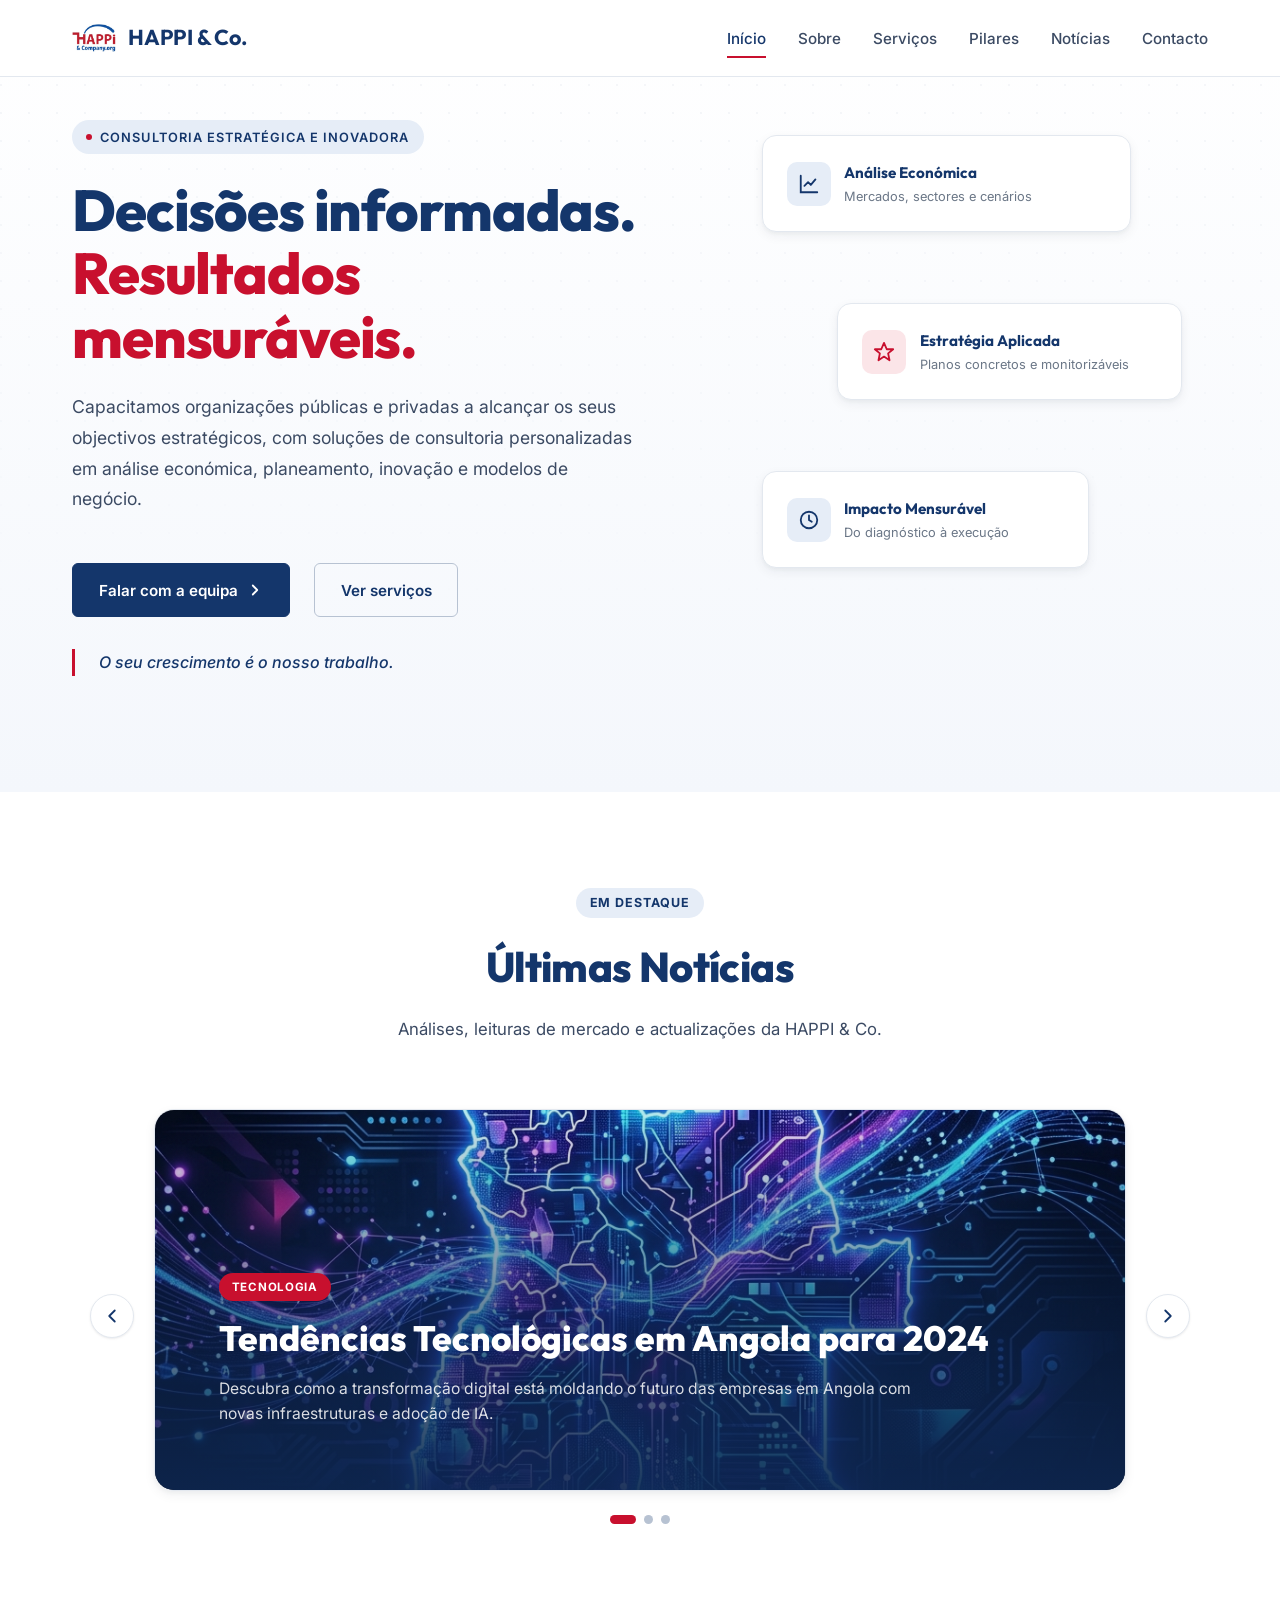
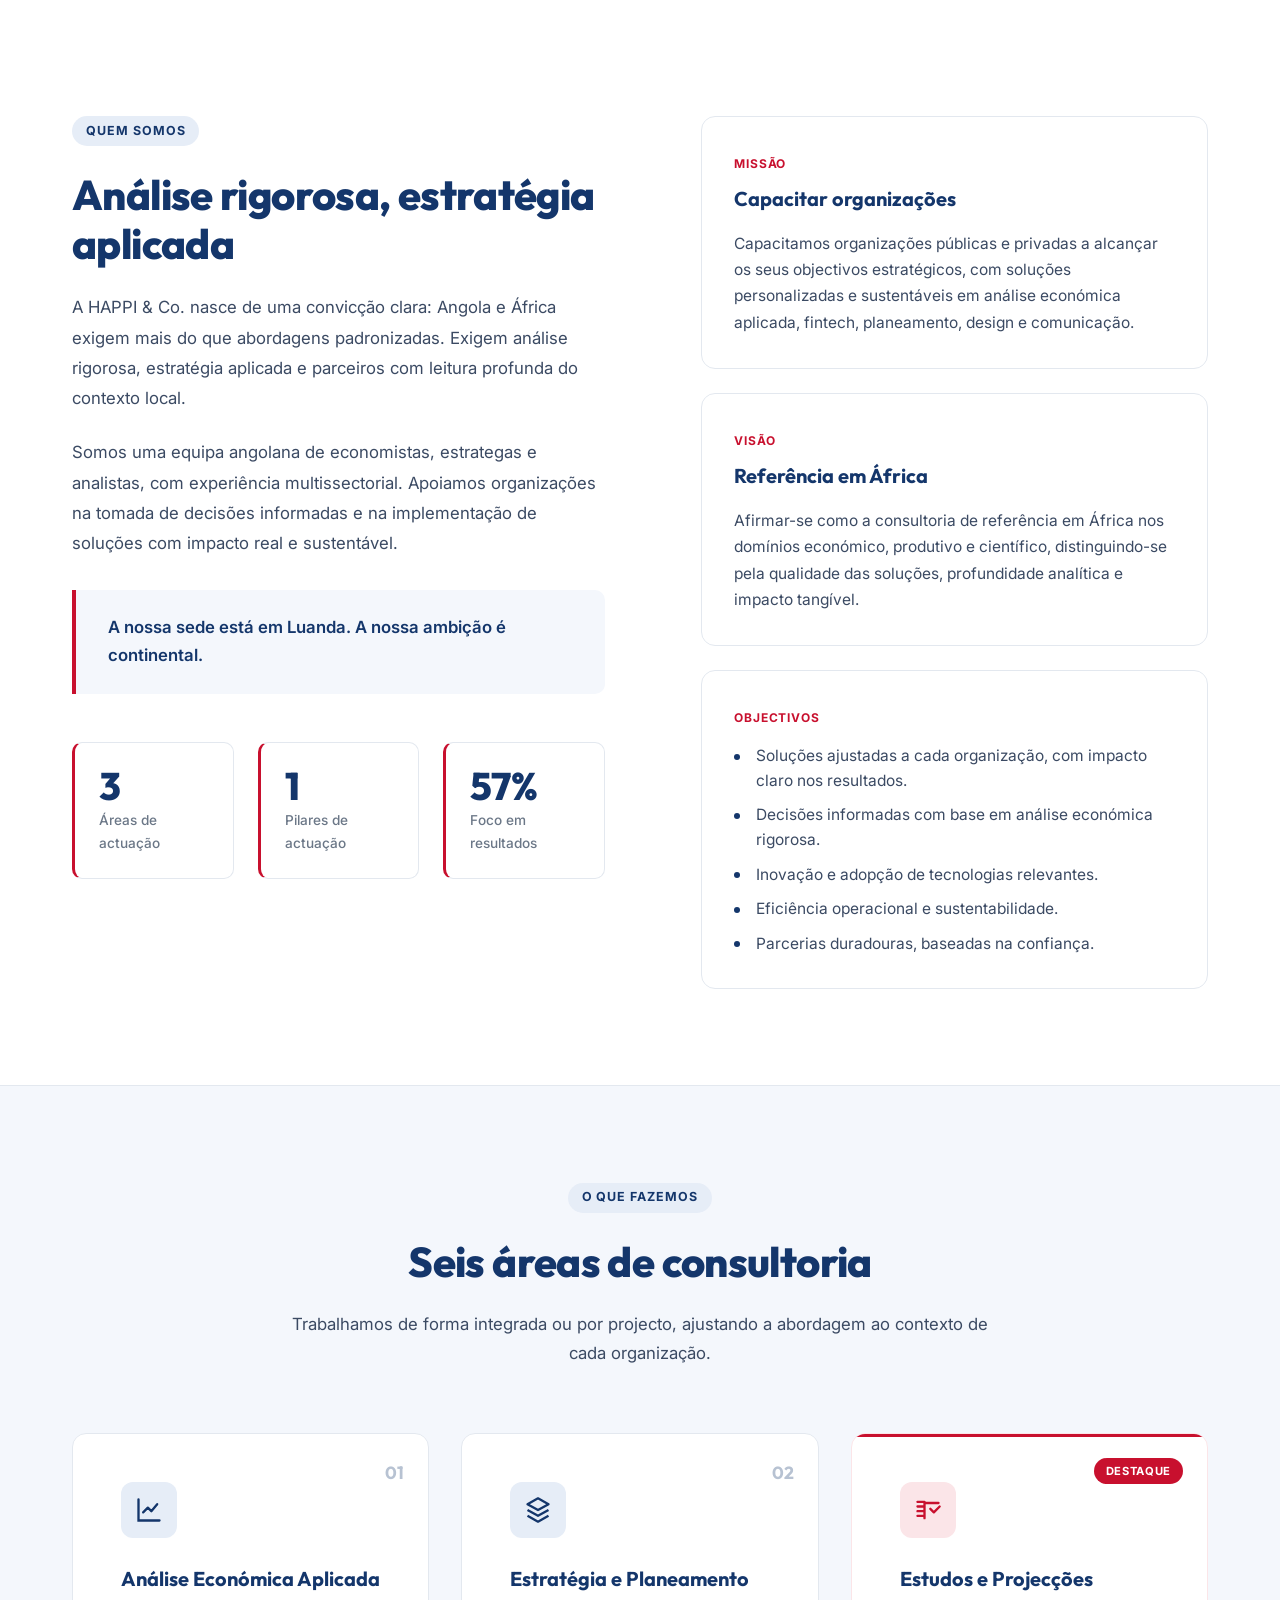
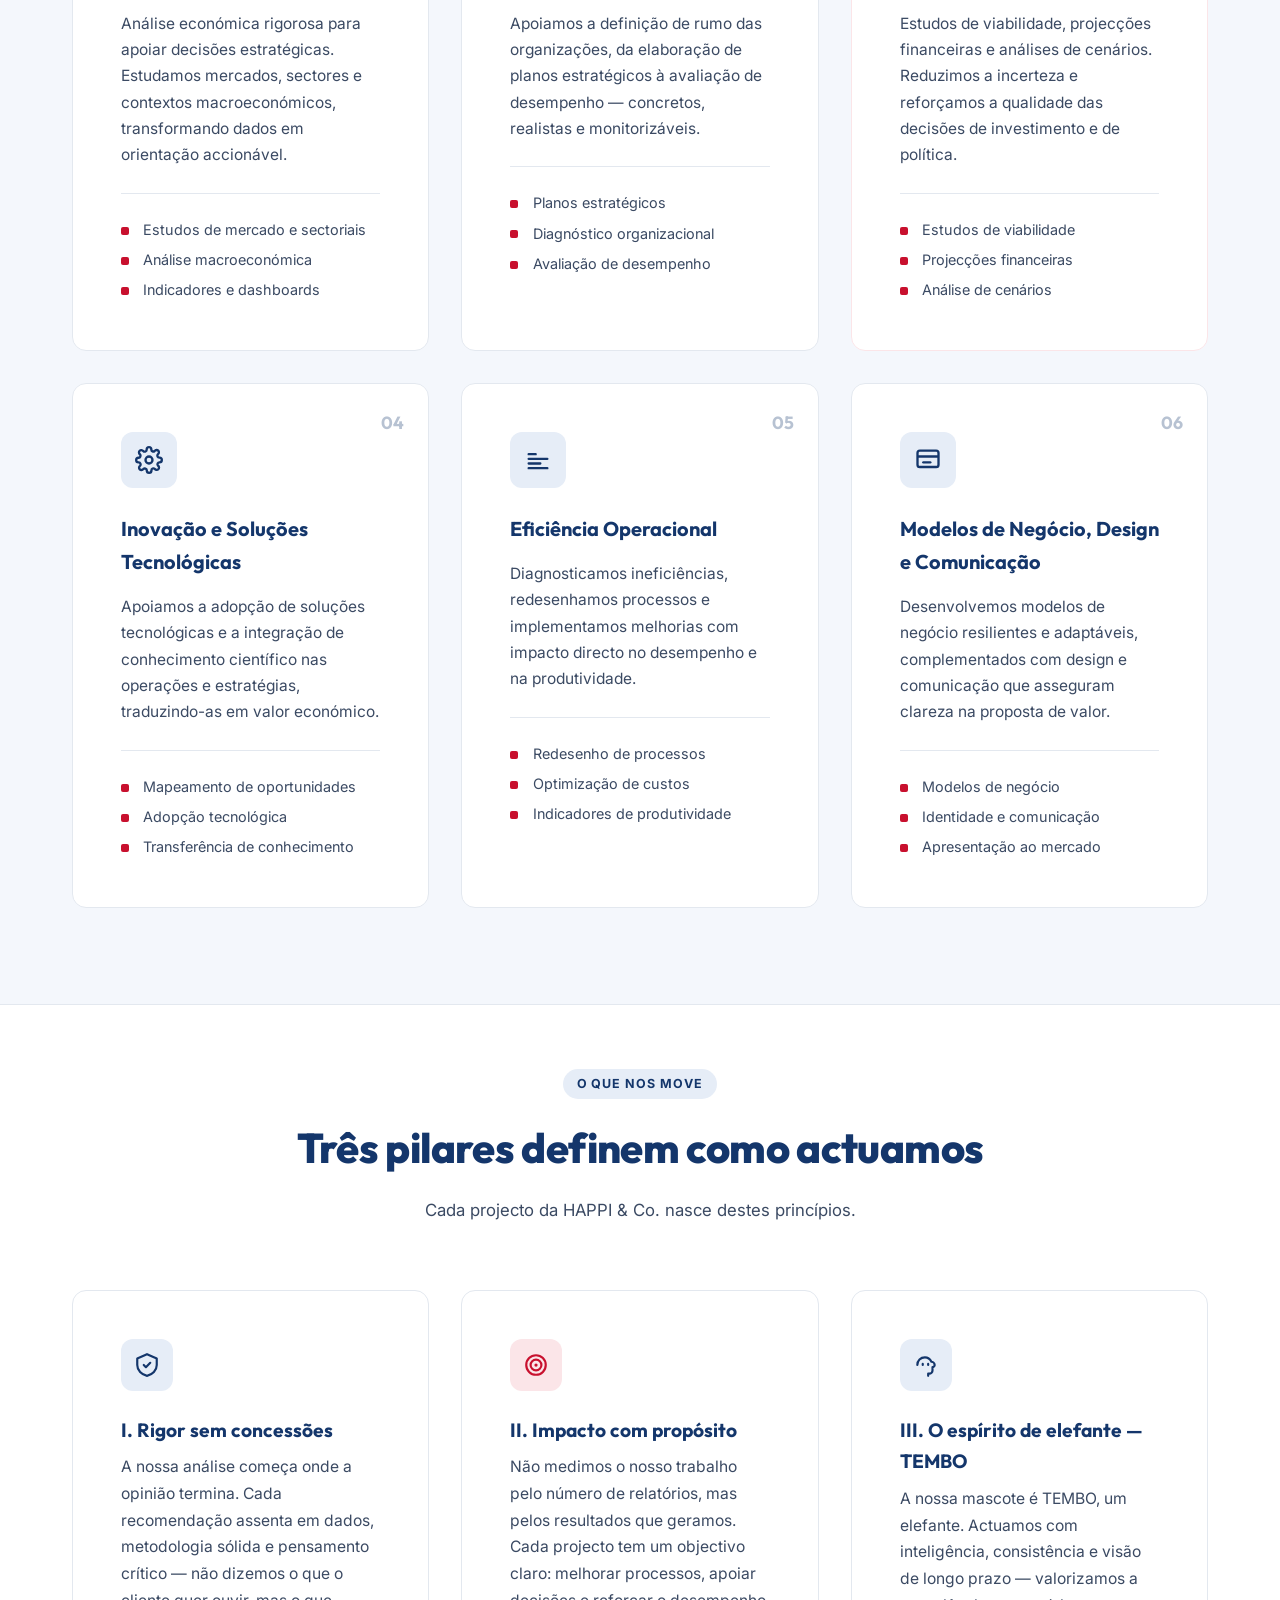
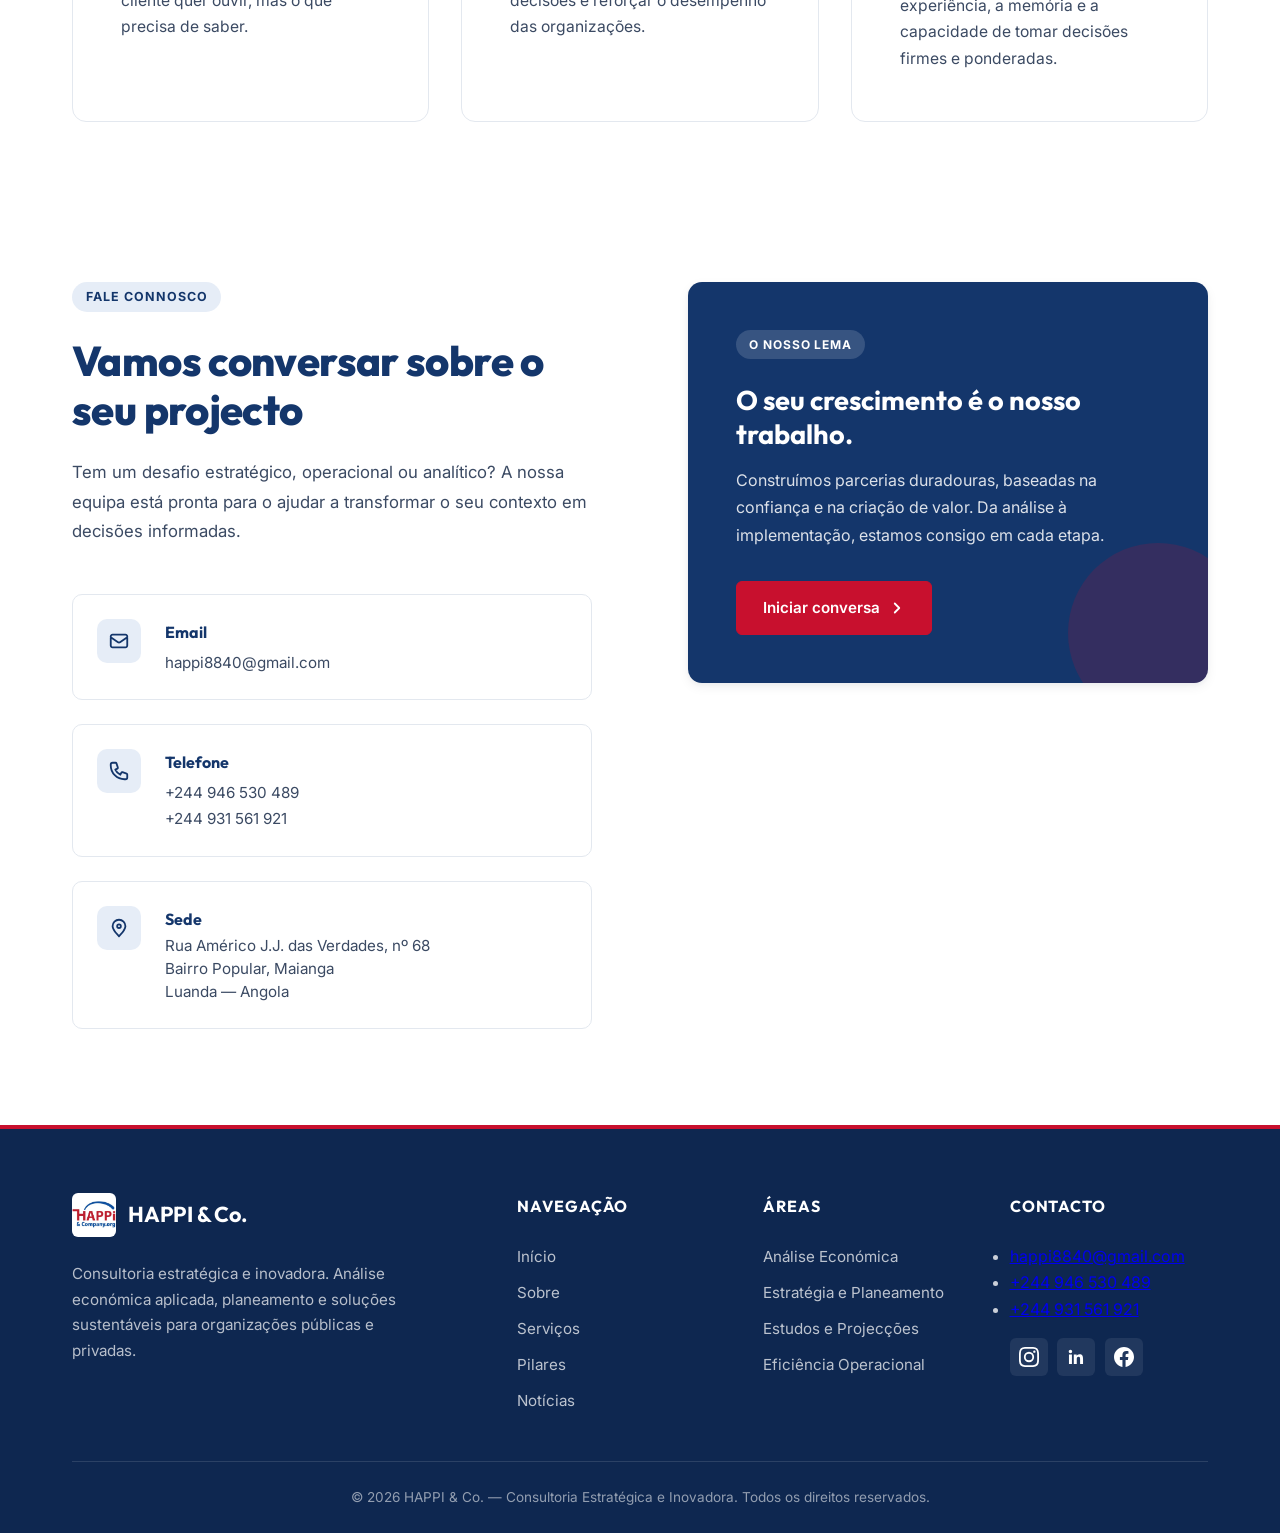
<file: index.html>
<!DOCTYPE html>
<html lang="pt">

<head>
    <meta charset="UTF-8">
    <meta name="viewport" content="width=device-width, initial-scale=1.0">
    <meta name="description"
        content="HAPPI & Co. — Consultoria estratégica e inovadora em análise económica, planeamento, estudos, eficiência operacional e modelos de negócio.">
    <title>HAPPI & Co. — Consultoria Estratégica e Inovadora</title>
    <link rel="preconnect" href="https://fonts.googleapis.com">
    <link rel="preconnect" href="https://fonts.gstatic.com" crossorigin>
    <link
        href="https://fonts.googleapis.com/css2?family=Inter:wght@300;400;500;600;700;800&family=Outfit:wght@400;500;600;700;800&display=swap"
        rel="stylesheet">
    <link rel="stylesheet" href="styles.css">
</head>

<body>
    <!-- Navigation -->
    <nav class="navbar" id="navbar">
        <div class="container nav-container">
            <a href="#home" class="logo">
                <img src="images/logo.jpeg" alt="HAPPI & Co. Logo">
                <span class="logo-text">HAPPI &amp; Co.</span>
            </a>
            <ul class="nav-menu" id="navMenu">
                <li><a href="#home" class="nav-link active">Início</a></li>
                <li><a href="#about" class="nav-link">Sobre</a></li>
                <li><a href="#services" class="nav-link">Serviços</a></li>
                <li><a href="#principles" class="nav-link">Pilares</a></li>
                <li><a href="noticias.html" class="nav-link">Notícias</a></li>
                <li><a href="#contact" class="nav-link">Contacto</a></li>
            </ul>
            <button class="mobile-toggle" id="mobileToggle" aria-label="Abrir menu">
                <span></span>
                <span></span>
                <span></span>
            </button>
        </div>
    </nav>

    <!-- Hero -->
    <section id="home" class="hero">
        <div class="container hero-content">
            <div class="hero-text">
                <span class="hero-eyebrow"><span class="dot"></span> Consultoria Estratégica e Inovadora</span>
                <h1 class="hero-title">
                    <span class="title-line">Decisões informadas.</span>
                    <span class="title-line title-accent">Resultados mensuráveis.</span>
                </h1>
                <p class="hero-description">
                    Capacitamos organizações públicas e privadas a alcançar os seus objectivos estratégicos, com
                    soluções de consultoria personalizadas em análise económica, planeamento, inovação e modelos de
                    negócio.
                </p>
                <div class="hero-buttons">
                    <a href="#contact" class="btn btn-primary">
                        Falar com a equipa
                        <svg width="18" height="18" viewBox="0 0 20 20" fill="none">
                            <path d="M7.5 15L12.5 10L7.5 5" stroke="currentColor" stroke-width="2"
                                stroke-linecap="round" stroke-linejoin="round" />
                        </svg>
                    </a>
                    <a href="#services" class="btn btn-secondary">Ver serviços</a>
                </div>
                <p class="hero-tagline">O seu crescimento é o nosso trabalho.</p>
            </div>
            <div class="hero-visual" aria-hidden="true">
                <div class="hero-card-stack">
                    <div class="hero-card card-a">
                        <div class="hero-card-icon">
                            <svg width="22" height="22" viewBox="0 0 24 24" fill="none">
                                <path d="M3 3v18h18" stroke="currentColor" stroke-width="2" stroke-linecap="round" />
                                <path d="M7 14l4-4 3 3 5-6" stroke="currentColor" stroke-width="2"
                                    stroke-linecap="round" stroke-linejoin="round" />
                            </svg>
                        </div>
                        <div class="hero-card-text">
                            <strong>Análise Económica</strong>
                            <span>Mercados, sectores e cenários</span>
                        </div>
                    </div>
                    <div class="hero-card card-b">
                        <div class="hero-card-icon accent">
                            <svg width="22" height="22" viewBox="0 0 24 24" fill="none">
                                <path d="M12 2l3 7h7l-5.5 4.5L18 21l-6-4-6 4 1.5-7.5L2 9h7z" stroke="currentColor"
                                    stroke-width="2" stroke-linejoin="round" />
                            </svg>
                        </div>
                        <div class="hero-card-text">
                            <strong>Estratégia Aplicada</strong>
                            <span>Planos concretos e monitorizáveis</span>
                        </div>
                    </div>
                    <div class="hero-card card-c">
                        <div class="hero-card-icon">
                            <svg width="22" height="22" viewBox="0 0 24 24" fill="none">
                                <circle cx="12" cy="12" r="9" stroke="currentColor" stroke-width="2" />
                                <path d="M12 7v5l3 2" stroke="currentColor" stroke-width="2" stroke-linecap="round" />
                            </svg>
                        </div>
                        <div class="hero-card-text">
                            <strong>Impacto Mensurável</strong>
                            <span>Do diagnóstico à execução</span>
                        </div>
                    </div>
                </div>
            </div>
        </div>
    </section>

    <!-- News Carousel -->
    <section id="news-carousel" class="section news-carousel">
        <div class="container">
            <div class="section-header">
                <span class="section-label">Em destaque</span>
                <h2 class="section-title">Últimas Notícias</h2>
                <p class="section-description">Análises, leituras de mercado e actualizações da HAPPI &amp; Co.</p>
            </div>
            <div class="carousel-container">
                <button class="carousel-btn prev-btn" id="carouselPrev" aria-label="Notícia anterior">
                    <svg width="22" height="22" viewBox="0 0 24 24" fill="none">
                        <path d="M15 18L9 12L15 6" stroke="currentColor" stroke-width="2" stroke-linecap="round"
                            stroke-linejoin="round" />
                    </svg>
                </button>

                <div class="carousel-track-container">
                    <div class="carousel-track" id="carouselTrack"></div>
                </div>

                <button class="carousel-btn next-btn" id="carouselNext" aria-label="Próxima notícia">
                    <svg width="22" height="22" viewBox="0 0 24 24" fill="none">
                        <path d="M9 18L15 12L9 6" stroke="currentColor" stroke-width="2" stroke-linecap="round"
                            stroke-linejoin="round" />
                    </svg>
                </button>

                <div class="carousel-indicators" id="carouselIndicators"></div>
            </div>
        </div>
    </section>

    <!-- About -->
    <section id="about" class="about">
        <div class="container">
            <div class="about-content">
                <div class="about-text">
                    <span class="section-label">Quem somos</span>
                    <h2 class="section-title">Análise rigorosa, estratégia aplicada</h2>
                    <p class="about-description">
                        A HAPPI &amp; Co. nasce de uma convicção clara: Angola e África exigem mais do que abordagens
                        padronizadas. Exigem análise rigorosa, estratégia aplicada e parceiros com leitura profunda do
                        contexto local.
                    </p>
                    <p class="about-description">
                        Somos uma equipa angolana de economistas, estrategas e analistas, com experiência
                        multissectorial. Apoiamos organizações na tomada de decisões informadas e na implementação de
                        soluções com impacto real e sustentável.
                    </p>
                    <div class="about-quote">
                        A nossa sede está em Luanda. A nossa ambição é continental.
                    </div>
                    <div class="stats-grid">
                        <div class="stat-item">
                            <div class="stat-number" data-target="6" data-suffix="">0</div>
                            <div class="stat-label">Áreas de actuação</div>
                        </div>
                        <div class="stat-item">
                            <div class="stat-number" data-target="3" data-suffix="">0</div>
                            <div class="stat-label">Pilares de actuação</div>
                        </div>
                        <div class="stat-item">
                            <div class="stat-number" data-target="100" data-suffix="%">0</div>
                            <div class="stat-label">Foco em resultados</div>
                        </div>
                    </div>
                </div>
                <div class="about-visual">
                    <div class="visual-card">
                        <span class="visual-eyebrow">Missão</span>
                        <div class="visual-content">
                            <h3>Capacitar organizações</h3>
                            <p>Capacitamos organizações públicas e privadas a alcançar os seus objectivos
                                estratégicos, com soluções personalizadas e sustentáveis em análise económica
                                aplicada, fintech, planeamento, design e comunicação.</p>
                        </div>
                    </div>
                    <div class="visual-card">
                        <span class="visual-eyebrow">Visão</span>
                        <div class="visual-content">
                            <h3>Referência em África</h3>
                            <p>Afirmar-se como a consultoria de referência em África nos domínios económico,
                                produtivo e científico, distinguindo-se pela qualidade das soluções, profundidade
                                analítica e impacto tangível.</p>
                        </div>
                    </div>
                    <div class="visual-card">
                        <span class="visual-eyebrow">Objectivos</span>
                        <div class="visual-content">
                            <ul>
                                <li>Soluções ajustadas a cada organização, com impacto claro nos resultados.</li>
                                <li>Decisões informadas com base em análise económica rigorosa.</li>
                                <li>Inovação e adopção de tecnologias relevantes.</li>
                                <li>Eficiência operacional e sustentabilidade.</li>
                                <li>Parcerias duradouras, baseadas na confiança.</li>
                            </ul>
                        </div>
                    </div>
                </div>
            </div>
        </div>
    </section>

    <!-- Services -->
    <section id="services" class="services">
        <div class="container">
            <div class="section-header">
                <span class="section-label">O que fazemos</span>
                <h2 class="section-title">Seis áreas de consultoria</h2>
                <p class="section-description">
                    Trabalhamos de forma integrada ou por projecto, ajustando a abordagem ao contexto de cada
                    organização.
                </p>
            </div>
            <div class="services-grid">
                <div class="service-card">
                    <span class="service-number">01</span>
                    <div class="service-icon">
                        <svg width="28" height="28" viewBox="0 0 24 24" fill="none">
                            <path d="M3 3v18h18" stroke="currentColor" stroke-width="2" stroke-linecap="round" />
                            <path d="M7 14l4-4 3 3 5-6" stroke="currentColor" stroke-width="2"
                                stroke-linecap="round" stroke-linejoin="round" />
                        </svg>
                    </div>
                    <h3 class="service-title">Análise Económica Aplicada</h3>
                    <p class="service-description">
                        Análise económica rigorosa para apoiar decisões estratégicas. Estudamos mercados, sectores e
                        contextos macroeconómicos, transformando dados em orientação accionável.
                    </p>
                    <ul class="service-features">
                        <li>Estudos de mercado e sectoriais</li>
                        <li>Análise macroeconómica</li>
                        <li>Indicadores e dashboards</li>
                    </ul>
                </div>

                <div class="service-card">
                    <span class="service-number">02</span>
                    <div class="service-icon">
                        <svg width="28" height="28" viewBox="0 0 24 24" fill="none">
                            <path d="M12 2L3 7l9 5 9-5-9-5z" stroke="currentColor" stroke-width="2"
                                stroke-linejoin="round" />
                            <path d="M3 12l9 5 9-5M3 17l9 5 9-5" stroke="currentColor" stroke-width="2"
                                stroke-linejoin="round" />
                        </svg>
                    </div>
                    <h3 class="service-title">Estratégia e Planeamento</h3>
                    <p class="service-description">
                        Apoiamos a definição de rumo das organizações, da elaboração de planos estratégicos à
                        avaliação de desempenho — concretos, realistas e monitorizáveis.
                    </p>
                    <ul class="service-features">
                        <li>Planos estratégicos</li>
                        <li>Diagnóstico organizacional</li>
                        <li>Avaliação de desempenho</li>
                    </ul>
                </div>

                <div class="service-card featured">
                    <div class="featured-badge">Destaque</div>
                    <div class="service-icon">
                        <svg width="28" height="28" viewBox="0 0 24 24" fill="none">
                            <path d="M9 19V6h12M3 5h6M3 9h6M3 13h6M3 17h6" stroke="currentColor" stroke-width="2"
                                stroke-linecap="round" stroke-linejoin="round" />
                            <path d="M14 11l3 3 5-5" stroke="currentColor" stroke-width="2" stroke-linecap="round"
                                stroke-linejoin="round" />
                        </svg>
                    </div>
                    <h3 class="service-title">Estudos e Projecções</h3>
                    <p class="service-description">
                        Estudos de viabilidade, projecções financeiras e análises de cenários. Reduzimos a
                        incerteza e reforçamos a qualidade das decisões de investimento e de política.
                    </p>
                    <ul class="service-features">
                        <li>Estudos de viabilidade</li>
                        <li>Projecções financeiras</li>
                        <li>Análise de cenários</li>
                    </ul>
                </div>

                <div class="service-card">
                    <span class="service-number">04</span>
                    <div class="service-icon">
                        <svg width="28" height="28" viewBox="0 0 24 24" fill="none">
                            <circle cx="12" cy="12" r="3" stroke="currentColor" stroke-width="2" />
                            <path d="M19.4 15a1.7 1.7 0 0 0 .3 1.8l.1.1a2 2 0 1 1-2.8 2.8l-.1-.1a1.7 1.7 0 0 0-1.8-.3 1.7 1.7 0 0 0-1 1.5V21a2 2 0 1 1-4 0v-.1a1.7 1.7 0 0 0-1.1-1.5 1.7 1.7 0 0 0-1.8.3l-.1.1a2 2 0 1 1-2.8-2.8l.1-.1a1.7 1.7 0 0 0 .3-1.8 1.7 1.7 0 0 0-1.5-1H3a2 2 0 1 1 0-4h.1a1.7 1.7 0 0 0 1.5-1.1 1.7 1.7 0 0 0-.3-1.8l-.1-.1a2 2 0 1 1 2.8-2.8l.1.1a1.7 1.7 0 0 0 1.8.3H9a1.7 1.7 0 0 0 1-1.5V3a2 2 0 1 1 4 0v.1a1.7 1.7 0 0 0 1 1.5 1.7 1.7 0 0 0 1.8-.3l.1-.1a2 2 0 1 1 2.8 2.8l-.1.1a1.7 1.7 0 0 0-.3 1.8V9a1.7 1.7 0 0 0 1.5 1H21a2 2 0 1 1 0 4h-.1a1.7 1.7 0 0 0-1.5 1z"
                                stroke="currentColor" stroke-width="2" stroke-linejoin="round" />
                        </svg>
                    </div>
                    <h3 class="service-title">Inovação e Soluções Tecnológicas</h3>
                    <p class="service-description">
                        Apoiamos a adopção de soluções tecnológicas e a integração de conhecimento científico nas
                        operações e estratégias, traduzindo-as em valor económico.
                    </p>
                    <ul class="service-features">
                        <li>Mapeamento de oportunidades</li>
                        <li>Adopção tecnológica</li>
                        <li>Transferência de conhecimento</li>
                    </ul>
                </div>

                <div class="service-card">
                    <span class="service-number">05</span>
                    <div class="service-icon">
                        <svg width="28" height="28" viewBox="0 0 24 24" fill="none">
                            <path d="M4 19h16M4 15h10M4 11h16M4 7h6" stroke="currentColor" stroke-width="2"
                                stroke-linecap="round" />
                        </svg>
                    </div>
                    <h3 class="service-title">Eficiência Operacional</h3>
                    <p class="service-description">
                        Diagnosticamos ineficiências, redesenhamos processos e implementamos melhorias com impacto
                        directo no desempenho e na produtividade.
                    </p>
                    <ul class="service-features">
                        <li>Redesenho de processos</li>
                        <li>Optimização de custos</li>
                        <li>Indicadores de produtividade</li>
                    </ul>
                </div>

                <div class="service-card">
                    <span class="service-number">06</span>
                    <div class="service-icon">
                        <svg width="28" height="28" viewBox="0 0 24 24" fill="none">
                            <rect x="3" y="4" width="18" height="14" rx="2" stroke="currentColor" stroke-width="2" />
                            <path d="M3 9h18" stroke="currentColor" stroke-width="2" />
                            <path d="M8 14h6" stroke="currentColor" stroke-width="2" stroke-linecap="round" />
                        </svg>
                    </div>
                    <h3 class="service-title">Modelos de Negócio, Design e Comunicação</h3>
                    <p class="service-description">
                        Desenvolvemos modelos de negócio resilientes e adaptáveis, complementados com design e
                        comunicação que asseguram clareza na proposta de valor.
                    </p>
                    <ul class="service-features">
                        <li>Modelos de negócio</li>
                        <li>Identidade e comunicação</li>
                        <li>Apresentação ao mercado</li>
                    </ul>
                </div>
            </div>
        </div>
    </section>

    <!-- Pillars / What moves us -->
    <section id="principles" class="principles">
        <div class="container">
            <div class="section-header">
                <span class="section-label">O que nos move</span>
                <h2 class="section-title">Três pilares definem como actuamos</h2>
                <p class="section-description">
                    Cada projecto da HAPPI &amp; Co. nasce destes princípios.
                </p>
            </div>
            <div class="principles-grid">
                <div class="principle-card">
                    <div class="principle-icon">
                        <svg width="26" height="26" viewBox="0 0 24 24" fill="none">
                            <path d="M12 2l9 4v6c0 5-4 9-9 10-5-1-9-5-9-10V6l9-4z" stroke="currentColor"
                                stroke-width="2" stroke-linejoin="round" />
                            <path d="M9 12l2 2 4-4" stroke="currentColor" stroke-width="2" stroke-linecap="round"
                                stroke-linejoin="round" />
                        </svg>
                    </div>
                    <h3 class="principle-title">I. Rigor sem concessões</h3>
                    <p class="principle-text">
                        A nossa análise começa onde a opinião termina. Cada recomendação assenta em dados,
                        metodologia sólida e pensamento crítico — não dizemos o que o cliente quer ouvir, mas o que
                        precisa de saber.
                    </p>
                </div>
                <div class="principle-card is-accent">
                    <div class="principle-icon">
                        <svg width="26" height="26" viewBox="0 0 24 24" fill="none">
                            <circle cx="12" cy="12" r="9" stroke="currentColor" stroke-width="2" />
                            <circle cx="12" cy="12" r="5" stroke="currentColor" stroke-width="2" />
                            <circle cx="12" cy="12" r="1.5" fill="currentColor" />
                        </svg>
                    </div>
                    <h3 class="principle-title">II. Impacto com propósito</h3>
                    <p class="principle-text">
                        Não medimos o nosso trabalho pelo número de relatórios, mas pelos resultados que geramos.
                        Cada projecto tem um objectivo claro: melhorar processos, apoiar decisões e reforçar o
                        desempenho das organizações.
                    </p>
                </div>
                <div class="principle-card">
                    <div class="principle-icon">
                        <svg width="26" height="26" viewBox="0 0 24 24" fill="none">
                            <path d="M4 12c0-4 3-7 7-7 3 0 5 2 6 4 1 0 3 1 3 3 0 1-1 2-2 2v3a3 3 0 0 1-3 3h-1v2"
                                stroke="currentColor" stroke-width="2" stroke-linecap="round"
                                stroke-linejoin="round" />
                            <path d="M9 11v1M14 11v1" stroke="currentColor" stroke-width="2" stroke-linecap="round" />
                        </svg>
                    </div>
                    <h3 class="principle-title">III. O espírito de elefante — TEMBO</h3>
                    <p class="principle-text">
                        A nossa mascote é TEMBO, um elefante. Actuamos com inteligência, consistência e visão de
                        longo prazo — valorizamos a experiência, a memória e a capacidade de tomar decisões firmes
                        e ponderadas.
                    </p>
                </div>
            </div>
        </div>
    </section>

    <!-- Contact -->
    <section id="contact" class="contact">
        <div class="container">
            <div class="contact-content">
                <div class="contact-info">
                    <span class="section-label">Fale connosco</span>
                    <h2 class="section-title">Vamos conversar sobre o seu projecto</h2>
                    <p class="contact-description">
                        Tem um desafio estratégico, operacional ou analítico? A nossa equipa está pronta para o
                        ajudar a transformar o seu contexto em decisões informadas.
                    </p>
                    <div class="contact-methods">
                        <div class="contact-method">
                            <div class="method-icon">
                                <svg width="22" height="22" viewBox="0 0 24 24" fill="none">
                                    <path
                                        d="M3 8L10.89 13.26C11.22 13.48 11.6 13.6 12 13.6C12.4 13.6 12.78 13.48 13.11 13.26L21 8M5 19H19C19.53 19 20.04 18.79 20.41 18.41C20.79 18.04 21 17.53 21 17V7C21 6.47 20.79 5.96 20.41 5.59C20.04 5.21 19.53 5 19 5H5C4.47 5 3.96 5.21 3.59 5.59C3.21 5.96 3 6.47 3 7V17C3 17.53 3.21 18.04 3.59 18.41C3.96 18.79 4.47 19 5 19Z"
                                        stroke="currentColor" stroke-width="2" stroke-linecap="round"
                                        stroke-linejoin="round" />
                                </svg>
                            </div>
                            <div class="method-text">
                                <h4>Email</h4>
                                <a href="mailto:happi8840@gmail.com">happi8840@gmail.com</a>
                            </div>
                        </div>
                        <div class="contact-method">
                            <div class="method-icon">
                                <svg width="22" height="22" viewBox="0 0 24 24" fill="none">
                                    <path
                                        d="M3 5C3 3.9 3.9 3 5 3h3.28c.43 0 .81.28.95.68l1.5 4.5c.16.47-.06.99-.5 1.21L7.97 10.52c1.1 2.44 3.07 4.41 5.51 5.51l1.13-2.26c.22-.45.74-.66 1.21-.5l4.5 1.5c.41.14.68.52.68.95V19c0 1.1-.9 2-2 2h-1C9.72 21 3 14.28 3 6V5z"
                                        stroke="currentColor" stroke-width="2" stroke-linecap="round"
                                        stroke-linejoin="round" />
                                </svg>
                            </div>
                            <div class="method-text">
                                <h4>Telefone</h4>
                                <a href="tel:+244946530489">+244 946 530 489</a>
                                <br>
                                <a href="tel:+244931561921">+244 931 561 921</a>
                            </div>
                        </div>
                        <div class="contact-method">
                            <div class="method-icon">
                                <svg width="22" height="22" viewBox="0 0 24 24" fill="none">
                                    <path
                                        d="M12 21C15.5 17.4 19 14.18 19 10.2C19 6.22 15.87 3 12 3C8.13 3 5 6.22 5 10.2C5 14.18 8.5 17.4 12 21Z"
                                        stroke="currentColor" stroke-width="2" stroke-linecap="round"
                                        stroke-linejoin="round" />
                                    <circle cx="12" cy="10" r="2" stroke="currentColor" stroke-width="2" />
                                </svg>
                            </div>
                            <div class="method-text">
                                <h4>Sede</h4>
                                <p>Rua Américo J.J. das Verdades, nº 68<br>Bairro Popular, Maianga<br>Luanda — Angola</p>
                            </div>
                        </div>
                    </div>
                </div>
                <aside class="contact-cta-card">
                    <span class="eyebrow">O nosso lema</span>
                    <h3>O seu crescimento é o nosso trabalho.</h3>
                    <p>
                        Construímos parcerias duradouras, baseadas na confiança e na criação de valor. Da
                        análise à implementação, estamos consigo em cada etapa.
                    </p>
                    <a href="mailto:happi8840@gmail.com" class="btn btn-accent">
                        Iniciar conversa
                        <svg width="18" height="18" viewBox="0 0 20 20" fill="none">
                            <path d="M7.5 15L12.5 10L7.5 5" stroke="currentColor" stroke-width="2"
                                stroke-linecap="round" stroke-linejoin="round" />
                        </svg>
                    </a>
                </aside>
            </div>
        </div>
    </section>

    <!-- Footer -->
    <footer class="footer">
        <div class="container">
            <div class="footer-content">
                <div class="footer-brand">
                    <a href="#home" class="logo">
                        <img src="images/logo.jpeg" alt="HAPPI & Co. Logo">
                        <span class="logo-text">HAPPI &amp; Co.</span>
                    </a>
                    <p class="footer-description">
                        Consultoria estratégica e inovadora. Análise económica aplicada, planeamento e soluções
                        sustentáveis para organizações públicas e privadas.
                    </p>
                </div>
                <div class="footer-links">
                    <h4>Navegação</h4>
                    <ul>
                        <li><a href="#home">Início</a></li>
                        <li><a href="#about">Sobre</a></li>
                        <li><a href="#services">Serviços</a></li>
                        <li><a href="#principles">Pilares</a></li>
                        <li><a href="noticias.html">Notícias</a></li>
                    </ul>
                </div>
                <div class="footer-links">
                    <h4>Áreas</h4>
                    <ul>
                        <li><a href="#services">Análise Económica</a></li>
                        <li><a href="#services">Estratégia e Planeamento</a></li>
                        <li><a href="#services">Estudos e Projecções</a></li>
                        <li><a href="#services">Eficiência Operacional</a></li>
                    </ul>
                </div>
                <div class="footer-social">
                    <h4>Contacto</h4>
                    <ul>
                        <li><a href="mailto:happi8840@gmail.com">happi8840@gmail.com</a></li>
                        <li><a href="tel:+244946530489">+244 946 530 489</a></li>
                        <li><a href="tel:+244931561921">+244 931 561 921</a></li>
                    </ul>
                    <div class="social-links" style="margin-top: 1rem;">
                        <a href="https://instagram.com/happi_company" target="_blank" rel="noopener" class="social-link" aria-label="Instagram (@happi_company)">
                            <svg width="20" height="20" viewBox="0 0 24 24" fill="currentColor">
                                <path
                                    d="M12 2.16c3.2 0 3.58.01 4.85.07 3.25.15 4.77 1.7 4.92 4.92.06 1.27.07 1.65.07 4.85 0 3.2-.01 3.58-.07 4.85-.15 3.23-1.66 4.77-4.92 4.92-1.27.06-1.64.07-4.85.07-3.2 0-3.58-.01-4.85-.07-3.26-.15-4.77-1.7-4.92-4.92-.06-1.27-.07-1.64-.07-4.85 0-3.2.01-3.58.07-4.85C2.38 3.93 3.9 2.38 7.15 2.23 8.42 2.18 8.8 2.16 12 2.16zM12 0C8.74 0 8.33.01 7.05.07 2.7.27.27 2.69.07 7.05.01 8.33 0 8.74 0 12c0 3.26.01 3.67.07 4.95.2 4.36 2.62 6.78 6.98 6.98C8.33 23.99 8.74 24 12 24s3.67-.01 4.95-.07c4.35-.2 6.78-2.62 6.98-6.98.06-1.28.07-1.69.07-4.95s-.01-3.67-.07-4.95C23.73 2.69 21.31.27 16.95.07 15.67.01 15.26 0 12 0zm0 5.84A6.16 6.16 0 1 0 12 18.16 6.16 6.16 0 0 0 12 5.84zM12 16a4 4 0 1 1 0-8 4 4 0 0 1 0 8zm6.41-11.85a1.44 1.44 0 1 0 0 2.88 1.44 1.44 0 0 0 0-2.88z" />
                            </svg>
                        </a>
                        <a href="#" class="social-link" aria-label="LinkedIn">
                            <svg width="20" height="20" viewBox="0 0 24 24" fill="currentColor">
                                <path
                                    d="M20.45 20.45h-3.55v-5.57c0-1.33-.03-3.04-1.85-3.04-1.85 0-2.14 1.45-2.14 2.94v5.67H9.35V9h3.41v1.56h.05c.48-.9 1.64-1.85 3.37-1.85 3.6 0 4.27 2.37 4.27 5.45v6.29zM5.34 7.43c-1.14 0-2.06-.93-2.06-2.07s.92-2.06 2.06-2.06 2.06.92 2.06 2.06-.93 2.07-2.06 2.07zM7.12 20.45H3.56V9h3.56v11.45z" />
                            </svg>
                        </a>
                        <a href="#" class="social-link" aria-label="Facebook">
                            <svg width="20" height="20" viewBox="0 0 24 24" fill="currentColor">
                                <path
                                    d="M24 12.07c0-6.63-5.37-12-12-12s-12 5.37-12 12c0 5.99 4.39 10.95 10.13 11.85v-8.39H7.08v-3.46h3.05V9.43c0-3 1.79-4.67 4.53-4.67 1.31 0 2.69.24 2.69.24v2.95h-1.51c-1.49 0-1.96.93-1.96 1.87v2.25h3.33l-.53 3.46h-2.8v8.39C19.61 23.02 24 18.06 24 12.07z" />
                            </svg>
                        </a>
                    </div>
                </div>
            </div>
            <div class="footer-bottom">
                <p>&copy; <span class="current-year">2026</span> HAPPI &amp; Co. — Consultoria Estratégica e Inovadora.
                    Todos os direitos reservados.</p>
            </div>
        </div>
    </footer>

    <script src="news/newsData.js"></script>
    <script src="script.js"></script>
</body>

</html>
</file>
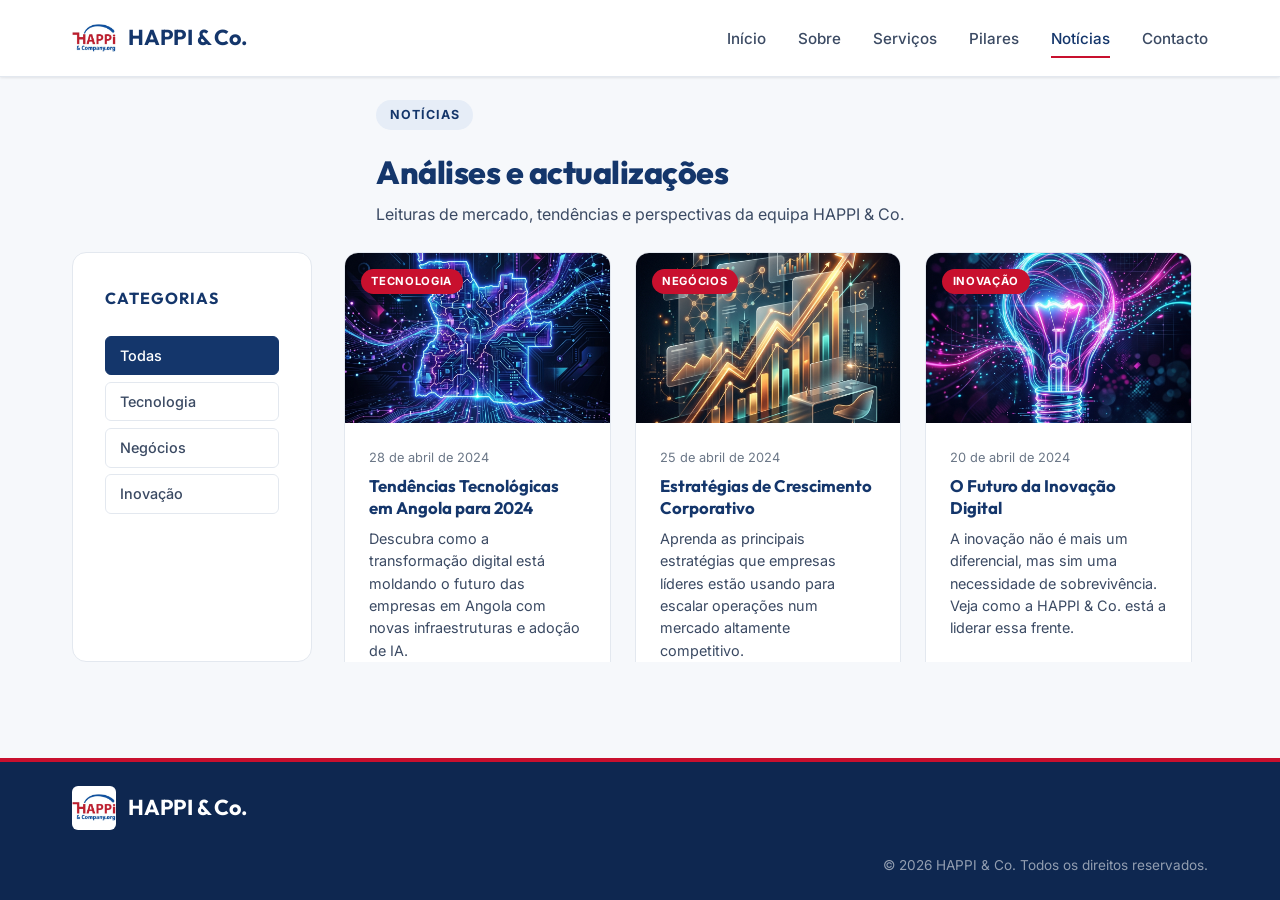
<file: noticias.html>
<!DOCTYPE html>
<html lang="pt">
<head>
    <meta charset="UTF-8">
    <meta name="viewport" content="width=device-width, initial-scale=1.0">
    <meta name="description" content="HAPPI & Co. — Notícias, análises e leituras de mercado.">
    <title>Notícias — HAPPI & Co.</title>
    <link rel="preconnect" href="https://fonts.googleapis.com">
    <link rel="preconnect" href="https://fonts.gstatic.com" crossorigin>
    <link href="https://fonts.googleapis.com/css2?family=Inter:wght@300;400;500;600;700;800&family=Outfit:wght@400;500;600;700;800&display=swap" rel="stylesheet">
    <link rel="stylesheet" href="styles.css">
</head>
<body class="news-page">
    <!-- Navigation -->
    <nav class="navbar scrolled" id="navbar">
        <div class="container nav-container">
            <a href="index.html" class="logo">
                <img src="images/logo.jpeg" alt="HAPPI & Co. Logo">
                <span class="logo-text">HAPPI &amp; Co.</span>
            </a>
            <ul class="nav-menu" id="navMenu">
                <li><a href="index.html#home" class="nav-link">Início</a></li>
                <li><a href="index.html#about" class="nav-link">Sobre</a></li>
                <li><a href="index.html#services" class="nav-link">Serviços</a></li>
                <li><a href="index.html#principles" class="nav-link">Pilares</a></li>
                <li><a href="noticias.html" class="nav-link active">Notícias</a></li>
                <li><a href="index.html#contact" class="nav-link">Contacto</a></li>
            </ul>
            <button class="mobile-toggle" id="mobileToggle" aria-label="Abrir menu">
                <span></span>
                <span></span>
                <span></span>
            </button>
        </div>
    </nav>

    <!-- News Section -->
    <section id="news" class="news">
        <div class="container">
            <div class="section-header">
                <span class="section-label">Notícias</span>
                <h1 class="section-title">Análises e actualizações</h1>
                <p class="section-description">
                    Leituras de mercado, tendências e perspectivas da equipa HAPPI &amp; Co.
                </p>
            </div>

            <div class="news-layout">
                <aside class="news-sidebar">
                    <h3>Categorias</h3>
                    <ul class="news-filters-vertical" id="newsFilters">
                        <li><button class="filter-btn active" data-filter="todas">Todas</button></li>
                        <li><button class="filter-btn" data-filter="tecnologia">Tecnologia</button></li>
                        <li><button class="filter-btn" data-filter="negocios">Negócios</button></li>
                        <li><button class="filter-btn" data-filter="inovacao">Inovação</button></li>
                    </ul>
                </aside>

                <div class="news-scroll-container">
                    <div class="news-grid" id="newsGrid"></div>
                </div>
            </div>
        </div>
    </section>

    <!-- Footer -->
    <footer class="footer">
        <div class="container">
            <div class="footer-content">
                <div class="footer-brand">
                    <a href="index.html" class="logo">
                        <img src="images/logo.jpeg" alt="HAPPI & Co. Logo">
                        <span class="logo-text">HAPPI &amp; Co.</span>
                    </a>
                </div>
            </div>
            <div class="footer-bottom">
                <p>&copy; <span class="current-year">2026</span> HAPPI &amp; Co. Todos os direitos reservados.</p>
            </div>
        </div>
    </footer>

    <script src="news/newsData.js"></script>
    <script src="script.js"></script>
</body>
</html>
</file>
<file: styles.css>
:root {
    /* Brand Palette — derived from logo (deep blue + signal red on white) */
    --brand-blue: #14366b;
    --brand-blue-dark: #0e2750;
    --brand-blue-700: #1c4a91;
    --brand-blue-500: #2a64bd;
    --brand-blue-300: #6f96cf;
    --brand-blue-100: #e6edf7;
    --brand-blue-50: #f4f7fc;

    --brand-red: #c8102e;
    --brand-red-dark: #a30d26;
    --brand-red-100: #fbe5e8;

    /* Surfaces */
    --bg-page: #ffffff;
    --bg-soft: #f6f8fb;
    --bg-card: #ffffff;
    --bg-band: #f4f7fc;

    /* Text */
    --text-primary: #0f1b2d;
    --text-secondary: #3b4a63;
    --text-muted: #6b7787;
    --text-on-blue: #ffffff;

    /* Borders */
    --border-color: #e3e8ef;
    --border-hover: #c9d3e0;
    --border-strong: #b7c2d2;

    /* Spacing */
    --spacing-xs: 0.5rem;
    --spacing-sm: 1rem;
    --spacing-md: 1.5rem;
    --spacing-lg: 2rem;
    --spacing-xl: 3rem;
    --spacing-2xl: 4rem;
    --spacing-3xl: 6rem;

    /* Typography */
    --font-primary: 'Inter', -apple-system, BlinkMacSystemFont, 'Segoe UI', sans-serif;
    --font-display: 'Outfit', var(--font-primary);

    /* Transitions */
    --transition-fast: 150ms cubic-bezier(0.4, 0, 0.2, 1);
    --transition-base: 220ms cubic-bezier(0.4, 0, 0.2, 1);
    --transition-slow: 360ms cubic-bezier(0.4, 0, 0.2, 1);

    /* Shadows */
    --shadow-sm: 0 1px 2px rgba(15, 27, 45, 0.04), 0 1px 3px rgba(15, 27, 45, 0.06);
    --shadow-md: 0 4px 12px rgba(15, 27, 45, 0.06), 0 2px 4px rgba(15, 27, 45, 0.04);
    --shadow-lg: 0 12px 32px rgba(15, 27, 45, 0.10), 0 4px 8px rgba(15, 27, 45, 0.04);

    /* Radius */
    --radius-sm: 6px;
    --radius-md: 10px;
    --radius-lg: 14px;
    --radius-xl: 20px;
    --radius-full: 9999px;
}

/* Reset & Base */
* {
    margin: 0;
    padding: 0;
    box-sizing: border-box;
}

html {
    scroll-behavior: smooth;
    overflow-x: hidden;
}

body {
    font-family: var(--font-primary);
    background: var(--bg-page);
    color: var(--text-primary);
    line-height: 1.65;
    overflow-x: hidden;
    -webkit-font-smoothing: antialiased;
    -moz-osx-font-smoothing: grayscale;
}

.container {
    max-width: 1200px;
    margin: 0 auto;
    padding: 0 var(--spacing-lg);
}

/* Navigation */
.navbar {
    position: fixed;
    top: 0;
    left: 0;
    right: 0;
    z-index: 1000;
    background: rgba(255, 255, 255, 0.92);
    backdrop-filter: blur(14px);
    -webkit-backdrop-filter: blur(14px);
    border-bottom: 1px solid var(--border-color);
    transition: box-shadow var(--transition-base), background var(--transition-base);
}

.navbar.scrolled {
    background: rgba(255, 255, 255, 0.98);
    box-shadow: var(--shadow-sm);
}

.nav-container {
    display: flex;
    align-items: center;
    justify-content: space-between;
    height: 76px;
}

.logo {
    display: flex;
    align-items: center;
    gap: 0.75rem;
    font-family: var(--font-display);
    font-weight: 700;
    font-size: 1.35rem;
    color: var(--brand-blue);
    text-decoration: none;
    letter-spacing: -0.01em;
}

.logo img {
    width: 44px;
    height: 44px;
    border-radius: var(--radius-sm);
    object-fit: contain;
    background: #fff;
}

.logo-text {
    color: var(--brand-blue);
}

.nav-menu {
    display: flex;
    list-style: none;
    gap: var(--spacing-lg);
}

.nav-link {
    color: var(--text-secondary);
    text-decoration: none;
    font-weight: 500;
    font-size: 0.95rem;
    position: relative;
    transition: color var(--transition-base);
    padding: var(--spacing-xs) 0;
}

.nav-link::after {
    content: '';
    position: absolute;
    bottom: -2px;
    left: 0;
    width: 0;
    height: 2px;
    background: var(--brand-red);
    transition: width var(--transition-base);
}

.nav-link:hover,
.nav-link.active {
    color: var(--brand-blue);
}

.nav-link:hover::after,
.nav-link.active::after {
    width: 100%;
}

.mobile-toggle {
    display: none;
    flex-direction: column;
    gap: 5px;
    background: none;
    border: none;
    cursor: pointer;
    padding: var(--spacing-xs);
}

.mobile-toggle span {
    width: 25px;
    height: 2px;
    background: var(--brand-blue);
    transition: all var(--transition-base);
}

/* Hero */
.hero {
    position: relative;
    min-height: 88vh;
    display: flex;
    align-items: center;
    padding-top: 100px;
    padding-bottom: var(--spacing-3xl);
    background:
        linear-gradient(180deg, #ffffff 0%, var(--brand-blue-50) 100%);
    overflow: hidden;
}

.hero::before {
    content: '';
    position: absolute;
    inset: 0;
    background-image:
        radial-gradient(circle at 1px 1px, rgba(20, 54, 107, 0.08) 1px, transparent 0);
    background-size: 28px 28px;
    mask-image: linear-gradient(180deg, rgba(0, 0, 0, 0.6), transparent 80%);
    -webkit-mask-image: linear-gradient(180deg, rgba(0, 0, 0, 0.6), transparent 80%);
    pointer-events: none;
}

.hero-content {
    position: relative;
    z-index: 1;
    display: grid;
    grid-template-columns: 1.2fr 1fr;
    gap: var(--spacing-3xl);
    align-items: center;
    width: 100%;
}

.hero-text {
    max-width: 640px;
}

.hero-eyebrow {
    display: inline-flex;
    align-items: center;
    gap: 0.5rem;
    padding: 0.4rem 0.9rem;
    background: var(--brand-blue-100);
    color: var(--brand-blue);
    border-radius: var(--radius-full);
    font-size: 0.8rem;
    font-weight: 600;
    text-transform: uppercase;
    letter-spacing: 0.08em;
    margin-bottom: var(--spacing-md);
}

.hero-eyebrow .dot {
    width: 6px;
    height: 6px;
    background: var(--brand-red);
    border-radius: 50%;
}

.hero-title {
    font-family: var(--font-display);
    font-size: clamp(2.25rem, 4.6vw, 3.6rem);
    font-weight: 800;
    line-height: 1.1;
    color: var(--brand-blue);
    margin-bottom: var(--spacing-md);
    letter-spacing: -0.02em;
}

.title-line {
    display: block;
}

.title-accent {
    color: var(--brand-red);
}

.hero-description {
    font-size: 1.1rem;
    color: var(--text-secondary);
    margin-bottom: var(--spacing-xl);
    line-height: 1.75;
    max-width: 560px;
}

.hero-tagline {
    margin-top: var(--spacing-lg);
    padding-left: var(--spacing-md);
    border-left: 3px solid var(--brand-red);
    font-style: italic;
    color: var(--brand-blue);
    font-weight: 500;
}

.hero-buttons {
    display: flex;
    gap: var(--spacing-md);
    flex-wrap: wrap;
}

.btn {
    display: inline-flex;
    align-items: center;
    gap: 0.5rem;
    padding: 0.85rem 1.6rem;
    border-radius: var(--radius-sm);
    font-weight: 600;
    font-size: 0.95rem;
    text-decoration: none;
    transition: all var(--transition-base);
    cursor: pointer;
    border: 1px solid transparent;
    font-family: var(--font-primary);
}

.btn-primary {
    background: var(--brand-blue);
    color: var(--text-on-blue);
    border-color: var(--brand-blue);
}

.btn-primary:hover {
    background: var(--brand-blue-dark);
    border-color: var(--brand-blue-dark);
    transform: translateY(-1px);
    box-shadow: var(--shadow-md);
}

.btn-secondary {
    background: transparent;
    color: var(--brand-blue);
    border-color: var(--border-strong);
}

.btn-secondary:hover {
    border-color: var(--brand-blue);
    background: var(--brand-blue-50);
}

.btn-accent {
    background: var(--brand-red);
    color: #fff;
    border-color: var(--brand-red);
}

.btn-accent:hover {
    background: var(--brand-red-dark);
    border-color: var(--brand-red-dark);
}

.hero-visual {
    position: relative;
    display: flex;
    align-items: center;
    justify-content: center;
}

.hero-card-stack {
    position: relative;
    width: 100%;
    max-width: 420px;
    aspect-ratio: 4 / 5;
}

.hero-card {
    position: absolute;
    background: #fff;
    border: 1px solid var(--border-color);
    border-radius: var(--radius-lg);
    padding: var(--spacing-md);
    box-shadow: var(--shadow-md);
    display: flex;
    align-items: center;
    gap: 0.85rem;
    transition: transform var(--transition-base);
}

.hero-card .hero-card-icon {
    width: 44px;
    height: 44px;
    border-radius: 10px;
    background: var(--brand-blue-100);
    color: var(--brand-blue);
    display: flex;
    align-items: center;
    justify-content: center;
    flex-shrink: 0;
}

.hero-card .hero-card-icon.accent {
    background: var(--brand-red-100);
    color: var(--brand-red);
}

.hero-card-text {
    display: flex;
    flex-direction: column;
}

.hero-card-text strong {
    font-family: var(--font-display);
    font-size: 0.95rem;
    color: var(--brand-blue);
}

.hero-card-text span {
    font-size: 0.8rem;
    color: var(--text-muted);
}

.hero-card.card-a { top: 0; left: 0; right: 12%; }
.hero-card.card-b { top: 32%; left: 18%; right: 0; }
.hero-card.card-c { top: 64%; left: 0; right: 22%; }

.hero-card:hover { transform: translateY(-4px); }

/* Generic Section */
section {
    padding: var(--spacing-3xl) 0;
    position: relative;
}

.section-header {
    text-align: center;
    max-width: 720px;
    margin: 0 auto var(--spacing-2xl);
}

.section-label {
    display: inline-block;
    padding: 0.3rem 0.85rem;
    background: var(--brand-blue-100);
    border-radius: var(--radius-full);
    font-size: 0.78rem;
    font-weight: 700;
    color: var(--brand-blue);
    margin-bottom: var(--spacing-md);
    text-transform: uppercase;
    letter-spacing: 0.08em;
}

.section-title {
    font-family: var(--font-display);
    font-size: clamp(1.85rem, 3.4vw, 2.6rem);
    font-weight: 800;
    margin-bottom: var(--spacing-md);
    line-height: 1.18;
    color: var(--brand-blue);
    letter-spacing: -0.015em;
}

.section-description {
    font-size: 1.05rem;
    color: var(--text-secondary);
    line-height: 1.75;
}

/* Mission / Vision strip */
.principles {
    background: var(--bg-page);
    padding-top: var(--spacing-2xl);
    padding-bottom: var(--spacing-2xl);
}

.principles-grid {
    display: grid;
    grid-template-columns: repeat(3, 1fr);
    gap: var(--spacing-lg);
}

.principle-card {
    background: var(--bg-card);
    border: 1px solid var(--border-color);
    border-radius: var(--radius-lg);
    padding: var(--spacing-xl);
    transition: all var(--transition-base);
    position: relative;
}

.principle-card:hover {
    border-color: var(--brand-blue-300);
    box-shadow: var(--shadow-md);
    transform: translateY(-3px);
}

.principle-icon {
    width: 52px;
    height: 52px;
    border-radius: 12px;
    background: var(--brand-blue-100);
    color: var(--brand-blue);
    display: flex;
    align-items: center;
    justify-content: center;
    margin-bottom: var(--spacing-md);
}

.principle-card.is-accent .principle-icon {
    background: var(--brand-red-100);
    color: var(--brand-red);
}

.principle-title {
    font-family: var(--font-display);
    font-size: 1.2rem;
    font-weight: 700;
    color: var(--brand-blue);
    margin-bottom: 0.5rem;
}

.principle-text {
    color: var(--text-secondary);
    line-height: 1.7;
    font-size: 0.98rem;
}

/* Services */
.services {
    background: var(--bg-band);
    border-top: 1px solid var(--border-color);
    border-bottom: 1px solid var(--border-color);
}

.services-grid {
    display: grid;
    grid-template-columns: repeat(auto-fit, minmax(300px, 1fr));
    gap: var(--spacing-lg);
}

.service-card {
    position: relative;
    background: var(--bg-card);
    border: 1px solid var(--border-color);
    border-radius: var(--radius-lg);
    padding: var(--spacing-xl);
    transition: all var(--transition-base);
    overflow: hidden;
}

.service-card::before {
    content: '';
    position: absolute;
    top: 0;
    left: 0;
    right: 0;
    height: 3px;
    background: var(--brand-blue);
    transform: scaleX(0);
    transform-origin: left;
    transition: transform var(--transition-base);
}

.service-card:hover {
    border-color: var(--brand-blue-300);
    box-shadow: var(--shadow-md);
    transform: translateY(-4px);
}

.service-card:hover::before {
    transform: scaleX(1);
}

.service-card.featured::before {
    background: var(--brand-red);
    transform: scaleX(1);
}

.service-card.featured {
    border-color: var(--brand-red-100);
}

.featured-badge {
    position: absolute;
    top: var(--spacing-md);
    right: var(--spacing-md);
    background: var(--brand-red);
    color: #fff;
    padding: 0.25rem 0.75rem;
    border-radius: var(--radius-full);
    font-size: 0.7rem;
    font-weight: 700;
    text-transform: uppercase;
    letter-spacing: 0.06em;
}

.service-icon {
    width: 56px;
    height: 56px;
    background: var(--brand-blue-100);
    color: var(--brand-blue);
    border-radius: 12px;
    display: flex;
    align-items: center;
    justify-content: center;
    margin-bottom: var(--spacing-md);
}

.service-card.featured .service-icon {
    background: var(--brand-red-100);
    color: var(--brand-red);
}

.service-number {
    position: absolute;
    top: var(--spacing-md);
    right: var(--spacing-md);
    font-family: var(--font-display);
    font-size: 1.1rem;
    font-weight: 700;
    color: var(--border-strong);
}

.service-title {
    font-family: var(--font-display);
    font-size: 1.25rem;
    font-weight: 700;
    color: var(--brand-blue);
    margin-bottom: var(--spacing-sm);
}

.service-description {
    color: var(--text-secondary);
    margin-bottom: var(--spacing-md);
    line-height: 1.7;
    font-size: 0.97rem;
}

.service-features {
    list-style: none;
    display: flex;
    flex-direction: column;
    gap: 0.4rem;
    border-top: 1px solid var(--border-color);
    padding-top: var(--spacing-md);
}

.service-features li {
    color: var(--text-secondary);
    font-size: 0.9rem;
    padding-left: 1.4rem;
    position: relative;
}

.service-features li::before {
    content: '';
    position: absolute;
    left: 0;
    top: 0.55rem;
    width: 8px;
    height: 8px;
    background: var(--brand-red);
    border-radius: 2px;
}

/* About */
.about {
    background: var(--bg-page);
}

.about-content {
    display: grid;
    grid-template-columns: 1.05fr 1fr;
    gap: var(--spacing-3xl);
    align-items: start;
}

.about-text {
    max-width: 600px;
}

.about-description {
    color: var(--text-secondary);
    font-size: 1.05rem;
    line-height: 1.8;
    margin-bottom: var(--spacing-md);
}

.about-quote {
    margin: var(--spacing-lg) 0;
    padding: var(--spacing-md) var(--spacing-lg);
    background: var(--brand-blue-50);
    border-left: 4px solid var(--brand-red);
    border-radius: 0 var(--radius-md) var(--radius-md) 0;
    color: var(--brand-blue);
    font-weight: 600;
    font-size: 1.05rem;
}

.stats-grid {
    display: grid;
    grid-template-columns: repeat(3, 1fr);
    gap: var(--spacing-md);
    margin-top: var(--spacing-xl);
}

.stat-item {
    text-align: left;
    padding: var(--spacing-md);
    background: var(--bg-card);
    border: 1px solid var(--border-color);
    border-radius: var(--radius-md);
    border-left: 3px solid var(--brand-red);
}

.stat-number {
    font-family: var(--font-display);
    font-size: 2.4rem;
    font-weight: 800;
    color: var(--brand-blue);
    line-height: 1;
    margin-bottom: 0.25rem;
}

.stat-label {
    color: var(--text-muted);
    font-size: 0.85rem;
    font-weight: 500;
}

.about-visual {
    display: flex;
    flex-direction: column;
    gap: var(--spacing-md);
}

.visual-card {
    background: var(--bg-card);
    border: 1px solid var(--border-color);
    border-radius: var(--radius-lg);
    padding: var(--spacing-lg);
    transition: all var(--transition-base);
}

.visual-card:hover {
    border-color: var(--brand-blue-300);
    box-shadow: var(--shadow-sm);
}

.visual-card .visual-eyebrow {
    display: inline-block;
    font-size: 0.75rem;
    font-weight: 700;
    color: var(--brand-red);
    text-transform: uppercase;
    letter-spacing: 0.08em;
    margin-bottom: 0.5rem;
}

.visual-content h3 {
    font-family: var(--font-display);
    font-size: 1.25rem;
    margin-bottom: var(--spacing-sm);
    color: var(--brand-blue);
}

.visual-content p {
    color: var(--text-secondary);
    line-height: 1.7;
    font-size: 0.97rem;
}

.visual-content ul {
    list-style: none;
    display: flex;
    flex-direction: column;
    gap: 0.6rem;
    margin-top: 0.5rem;
}

.visual-content li {
    color: var(--text-secondary);
    line-height: 1.6;
    padding-left: 1.4rem;
    position: relative;
    font-size: 0.97rem;
}

.visual-content li::before {
    content: '';
    position: absolute;
    left: 0;
    top: 0.6rem;
    width: 6px;
    height: 6px;
    border-radius: 50%;
    background: var(--brand-blue);
}

/* Projects */
.projects {
    background: var(--bg-band);
    border-top: 1px solid var(--border-color);
    border-bottom: 1px solid var(--border-color);
}

.projects-grid {
    display: grid;
    grid-template-columns: repeat(auto-fit, minmax(320px, 1fr));
    gap: var(--spacing-lg);
}

.project-card {
    background: var(--bg-card);
    border: 1px solid var(--border-color);
    border-radius: var(--radius-lg);
    overflow: hidden;
    transition: all var(--transition-base);
    display: flex;
    flex-direction: column;
}

.project-card:hover {
    transform: translateY(-4px);
    box-shadow: var(--shadow-md);
    border-color: var(--brand-blue-300);
}

.project-image {
    position: relative;
    height: 180px;
    background: linear-gradient(135deg, var(--brand-blue) 0%, var(--brand-blue-700) 100%);
    overflow: hidden;
    display: flex;
    align-items: center;
    justify-content: center;
    color: rgba(255, 255, 255, 0.85);
}

.project-image::after {
    content: '';
    position: absolute;
    inset: 0;
    background-image:
        radial-gradient(circle at 1px 1px, rgba(255, 255, 255, 0.18) 1px, transparent 0);
    background-size: 22px 22px;
    opacity: 0.5;
}

.project-overlay {
    position: absolute;
    inset: 0;
    background: rgba(14, 39, 80, 0.78);
    display: flex;
    align-items: center;
    justify-content: center;
    opacity: 0;
    transition: opacity var(--transition-base);
    z-index: 2;
}

.project-card:hover .project-overlay {
    opacity: 1;
}

.project-btn {
    padding: 0.65rem 1.3rem;
    background: #fff;
    color: var(--brand-blue);
    border: none;
    border-radius: var(--radius-sm);
    font-weight: 600;
    cursor: pointer;
    transition: transform var(--transition-base);
}

.project-btn:hover {
    transform: scale(1.04);
}

.project-info {
    padding: var(--spacing-lg);
}

.project-tags {
    display: flex;
    gap: 0.4rem;
    margin-bottom: var(--spacing-sm);
    flex-wrap: wrap;
}

.tag {
    padding: 0.25rem 0.7rem;
    background: var(--brand-blue-100);
    color: var(--brand-blue);
    border-radius: var(--radius-full);
    font-size: 0.72rem;
    font-weight: 600;
    text-transform: uppercase;
    letter-spacing: 0.04em;
}

.tag.tag-accent {
    background: var(--brand-red-100);
    color: var(--brand-red);
}

.project-title {
    font-family: var(--font-display);
    font-size: 1.2rem;
    font-weight: 700;
    color: var(--brand-blue);
    margin-bottom: 0.5rem;
}

.project-description {
    color: var(--text-secondary);
    line-height: 1.65;
    font-size: 0.95rem;
}

/* Contact */
.contact {
    background: var(--bg-page);
}

.contact-content {
    display: grid;
    grid-template-columns: 1fr 1fr;
    gap: var(--spacing-3xl);
    align-items: start;
}

.contact-info {
    max-width: 540px;
}

.contact-description {
    color: var(--text-secondary);
    font-size: 1.05rem;
    line-height: 1.75;
    margin-bottom: var(--spacing-xl);
}

.contact-methods {
    display: flex;
    flex-direction: column;
    gap: var(--spacing-md);
}

.contact-method {
    display: flex;
    gap: var(--spacing-md);
    align-items: flex-start;
    padding: var(--spacing-md);
    border: 1px solid var(--border-color);
    border-radius: var(--radius-md);
    background: var(--bg-card);
    transition: all var(--transition-base);
}

.contact-method:hover {
    border-color: var(--brand-blue-300);
    box-shadow: var(--shadow-sm);
}

.method-icon {
    width: 44px;
    height: 44px;
    background: var(--brand-blue-100);
    color: var(--brand-blue);
    border-radius: 10px;
    display: flex;
    align-items: center;
    justify-content: center;
    flex-shrink: 0;
}

.method-text h4 {
    font-family: var(--font-display);
    font-size: 1rem;
    color: var(--brand-blue);
    margin-bottom: 0.2rem;
}

.method-text a,
.method-text p {
    color: var(--text-secondary);
    text-decoration: none;
    font-size: 0.95rem;
    line-height: 1.5;
    transition: color var(--transition-base);
}

.method-text a:hover {
    color: var(--brand-red);
}

.contact-cta-card {
    background: var(--brand-blue);
    color: #fff;
    border-radius: var(--radius-lg);
    padding: var(--spacing-xl);
    box-shadow: var(--shadow-md);
    position: relative;
    overflow: hidden;
}

.contact-cta-card::after {
    content: '';
    position: absolute;
    bottom: -40px;
    right: -40px;
    width: 180px;
    height: 180px;
    background: var(--brand-red);
    border-radius: 50%;
    opacity: 0.18;
}

.contact-cta-card .eyebrow {
    display: inline-block;
    background: rgba(255, 255, 255, 0.15);
    color: #fff;
    padding: 0.3rem 0.8rem;
    border-radius: var(--radius-full);
    font-size: 0.75rem;
    font-weight: 700;
    text-transform: uppercase;
    letter-spacing: 0.08em;
    margin-bottom: var(--spacing-md);
}

.contact-cta-card h3 {
    font-family: var(--font-display);
    font-size: 1.7rem;
    margin-bottom: var(--spacing-sm);
    line-height: 1.25;
    position: relative;
    z-index: 1;
}

.contact-cta-card p {
    color: rgba(255, 255, 255, 0.85);
    margin-bottom: var(--spacing-lg);
    line-height: 1.7;
    position: relative;
    z-index: 1;
}

.contact-cta-card .btn-accent {
    position: relative;
    z-index: 1;
}

/* Footer */
.footer {
    background: var(--brand-blue-dark);
    color: rgba(255, 255, 255, 0.78);
    padding: var(--spacing-2xl) 0 var(--spacing-md);
    border-top: 4px solid var(--brand-red);
}

.footer .logo,
.footer .logo-text {
    color: #fff;
}

.footer-content {
    display: grid;
    grid-template-columns: 2fr 1fr 1fr 1fr;
    gap: var(--spacing-xl);
    margin-bottom: var(--spacing-xl);
}

.footer-brand .logo {
    margin-bottom: var(--spacing-md);
}

.footer-description {
    color: rgba(255, 255, 255, 0.7);
    line-height: 1.7;
    max-width: 360px;
    font-size: 0.95rem;
}

.footer-links h4,
.footer-social h4 {
    font-family: var(--font-display);
    font-size: 1rem;
    color: #fff;
    margin-bottom: var(--spacing-md);
    text-transform: uppercase;
    letter-spacing: 0.06em;
    font-weight: 700;
}

.footer-links ul {
    list-style: none;
    display: flex;
    flex-direction: column;
    gap: 0.6rem;
}

.footer-links a {
    color: rgba(255, 255, 255, 0.72);
    text-decoration: none;
    transition: color var(--transition-base);
    font-size: 0.95rem;
}

.footer-links a:hover {
    color: #fff;
}

.social-links {
    display: flex;
    gap: 0.6rem;
}

.social-link {
    width: 38px;
    height: 38px;
    background: rgba(255, 255, 255, 0.08);
    border-radius: var(--radius-sm);
    display: flex;
    align-items: center;
    justify-content: center;
    color: #fff;
    transition: all var(--transition-base);
}

.social-link:hover {
    background: var(--brand-red);
    transform: translateY(-2px);
}

.footer-bottom {
    text-align: center;
    padding-top: var(--spacing-md);
    border-top: 1px solid rgba(255, 255, 255, 0.12);
    color: rgba(255, 255, 255, 0.55);
    font-size: 0.85rem;
}

/* News carousel */
.news-carousel {
    background: var(--bg-page);
}

.carousel-container {
    position: relative;
    max-width: 1100px;
    margin: 0 auto;
    padding: 0 var(--spacing-2xl);
}

.carousel-track-container {
    overflow: hidden;
    border-radius: var(--radius-xl);
    box-shadow: var(--shadow-md);
    border: 1px solid var(--border-color);
}

.carousel-track {
    display: flex;
    transition: transform 0.6s cubic-bezier(0.25, 1, 0.5, 1);
}

.carousel-slide {
    min-width: 100%;
    position: relative;
    display: flex;
    text-decoration: none;
    color: inherit;
    background: #fff;
    height: 380px;
    cursor: pointer;
}

.carousel-slide img {
    position: absolute;
    top: 0;
    left: 0;
    width: 100%;
    height: 100%;
    object-fit: cover;
    z-index: 0;
    transition: transform 10s ease;
}

.carousel-slide:hover img {
    transform: scale(1.04);
}

.carousel-slide::after {
    content: '';
    position: absolute;
    inset: 0;
    background: linear-gradient(to top, rgba(14, 39, 80, 0.92) 0%, rgba(14, 39, 80, 0.55) 50%, rgba(14, 39, 80, 0.1) 100%);
    z-index: 1;
}

.carousel-content {
    position: relative;
    z-index: 2;
    margin-top: auto;
    padding: var(--spacing-2xl);
    width: 100%;
}

.carousel-badge {
    display: inline-block;
    background: var(--brand-red);
    color: #fff;
    padding: 0.3rem 0.8rem;
    border-radius: var(--radius-full);
    font-size: 0.72rem;
    font-weight: 700;
    text-transform: uppercase;
    letter-spacing: 0.06em;
    margin-bottom: var(--spacing-sm);
}

.carousel-title {
    font-family: var(--font-display);
    font-size: clamp(1.4rem, 2.8vw, 2.2rem);
    font-weight: 800;
    line-height: 1.2;
    margin-bottom: var(--spacing-sm);
    color: #fff;
}

.carousel-excerpt {
    color: rgba(255, 255, 255, 0.85);
    font-size: 0.98rem;
    line-height: 1.6;
    max-width: 700px;
    display: -webkit-box;
    -webkit-line-clamp: 2;
    -webkit-box-orient: vertical;
    overflow: hidden;
}

.carousel-btn {
    position: absolute;
    top: 50%;
    transform: translateY(-50%);
    background: #fff;
    border: 1px solid var(--border-color);
    color: var(--brand-blue);
    width: 44px;
    height: 44px;
    border-radius: 50%;
    display: flex;
    align-items: center;
    justify-content: center;
    cursor: pointer;
    z-index: 10;
    box-shadow: var(--shadow-sm);
    transition: all var(--transition-base);
}

.carousel-btn:hover {
    background: var(--brand-blue);
    color: #fff;
    border-color: var(--brand-blue);
    transform: translateY(-50%) scale(1.06);
}

.prev-btn { left: 0; }
.next-btn { right: 0; }

.carousel-indicators {
    display: flex;
    justify-content: center;
    gap: 0.5rem;
    margin-top: var(--spacing-md);
}

.carousel-dot {
    width: 9px;
    height: 9px;
    border-radius: 50%;
    background: var(--border-strong);
    border: none;
    cursor: pointer;
    transition: all var(--transition-base);
}

.carousel-dot.active {
    background: var(--brand-red);
    width: 26px;
    border-radius: 5px;
}

/* News page */
.news-page {
    display: flex;
    flex-direction: column;
    height: 100vh;
    overflow: hidden;
    background: var(--bg-page);
}

.news-page .news {
    background: var(--bg-soft);
    flex-grow: 1;
    padding-top: 100px !important;
    display: flex;
    flex-direction: column;
    min-height: 0;
}

.news-page .news > .container {
    flex-grow: 1;
    display: flex;
    flex-direction: column;
    min-height: 0;
}

.news-page .section-header {
    flex-shrink: 0;
    margin-bottom: var(--spacing-md);
    text-align: left;
}

.news-page .section-title {
    font-size: 2rem;
    margin-bottom: var(--spacing-xs);
}

.news-page .section-description {
    font-size: 1rem;
    max-width: 600px;
}

.news-layout {
    display: flex;
    gap: var(--spacing-lg);
    align-items: stretch;
    flex-grow: 1;
    min-height: 0;
}

.news-sidebar {
    width: 240px;
    flex-shrink: 0;
    background: var(--bg-card);
    border: 1px solid var(--border-color);
    border-radius: var(--radius-lg);
    padding: var(--spacing-lg);
    height: 100%;
    overflow-y: auto;
}

.news-sidebar h3 {
    margin-bottom: var(--spacing-md);
    font-family: var(--font-display);
    color: var(--brand-blue);
    font-size: 1rem;
    text-transform: uppercase;
    letter-spacing: 0.06em;
}

.news-filters-vertical {
    list-style: none;
    display: flex;
    flex-direction: column;
    gap: 0.4rem;
}

.news-filters-vertical .filter-btn {
    width: 100%;
    text-align: left;
    border-radius: var(--radius-sm);
    padding: 0.65rem 0.9rem;
}

.news-scroll-container {
    flex-grow: 1;
    height: 100%;
    overflow-y: auto;
    padding-right: var(--spacing-sm);
}

.news-page .footer {
    flex-shrink: 0;
    padding: var(--spacing-md) 0;
}

.news-page .footer-content {
    display: flex;
    align-items: center;
    justify-content: space-between;
    margin-bottom: 0;
}

.news-page .footer-links,
.news-page .footer-description {
    display: none;
}

.news-page .footer-bottom {
    padding-top: 0;
    border-top: none;
    text-align: right;
}

.news-scroll-container::-webkit-scrollbar {
    width: 8px;
}

.news-scroll-container::-webkit-scrollbar-track {
    background: transparent;
}

.news-scroll-container::-webkit-scrollbar-thumb {
    background: var(--border-strong);
    border-radius: 4px;
}

.news-scroll-container::-webkit-scrollbar-thumb:hover {
    background: var(--brand-blue-300);
}

@media (max-width: 768px) {
    .news-page {
        height: auto;
        overflow: visible;
    }

    .news-page .news {
        height: auto;
        overflow: visible;
    }

    .news-layout {
        flex-direction: column;
        display: block;
    }

    .news-sidebar {
        width: 100%;
        position: static;
        height: auto;
        overflow: visible;
        margin-bottom: var(--spacing-lg);
    }

    .news-filters-vertical {
        flex-direction: row;
        flex-wrap: wrap;
    }

    .news-filters-vertical li {
        flex: 1 1 calc(50% - var(--spacing-sm));
    }

    .news-filters-vertical .filter-btn {
        text-align: center;
    }

    .news-scroll-container {
        height: auto;
        min-height: auto;
        overflow-y: visible;
        padding-right: 0;
    }
}

.filter-btn {
    background: transparent;
    border: 1px solid var(--border-color);
    color: var(--text-secondary);
    padding: 0.45rem 1.2rem;
    border-radius: var(--radius-sm);
    font-weight: 500;
    cursor: pointer;
    transition: all var(--transition-base);
    font-family: inherit;
    font-size: 0.9rem;
}

.filter-btn:hover {
    background: var(--brand-blue-50);
    color: var(--brand-blue);
    border-color: var(--brand-blue-300);
}

.filter-btn.active {
    background: var(--brand-blue);
    color: #fff;
    border-color: var(--brand-blue);
}

.news-grid {
    display: grid;
    grid-template-columns: repeat(auto-fill, minmax(260px, 1fr));
    gap: var(--spacing-md);
}

.news-card {
    background: var(--bg-card);
    border: 1px solid var(--border-color);
    border-radius: var(--radius-lg);
    overflow: hidden;
    transition: all var(--transition-base);
    display: flex;
    flex-direction: column;
    text-decoration: none;
    color: inherit;
    cursor: pointer;
}

.news-card:hover {
    transform: translateY(-3px);
    box-shadow: var(--shadow-md);
    border-color: var(--brand-blue-300);
}

.news-image {
    position: relative;
    height: 170px;
    width: 100%;
    background: var(--brand-blue-100);
}

.news-image img {
    width: 100%;
    height: 100%;
    object-fit: cover;
    transition: transform var(--transition-slow);
}

.news-card:hover .news-image img {
    transform: scale(1.05);
}

.news-category-badge {
    position: absolute;
    top: var(--spacing-sm);
    left: var(--spacing-sm);
    background: var(--brand-red);
    color: #fff;
    padding: 0.2rem 0.65rem;
    border-radius: var(--radius-full);
    font-size: 0.7rem;
    font-weight: 700;
    text-transform: uppercase;
    letter-spacing: 0.06em;
}

.news-content {
    padding: var(--spacing-md);
    flex-grow: 1;
    display: flex;
    flex-direction: column;
}

.news-date {
    font-size: 0.8rem;
    color: var(--text-muted);
    margin-bottom: 0.4rem;
}

.news-title {
    font-family: var(--font-display);
    font-size: 1.05rem;
    font-weight: 700;
    margin-bottom: 0.5rem;
    color: var(--brand-blue);
    line-height: 1.35;
}

.news-excerpt {
    color: var(--text-secondary);
    font-size: 0.9rem;
    line-height: 1.55;
    margin-bottom: var(--spacing-md);
    flex-grow: 1;
}

.news-link {
    display: inline-flex;
    align-items: center;
    gap: 0.4rem;
    color: var(--brand-red);
    text-decoration: none;
    font-weight: 600;
    font-size: 0.9rem;
    transition: gap var(--transition-base);
}

.news-card:hover .news-link {
    gap: 0.7rem;
}

.news-link svg {
    transition: transform var(--transition-base);
}

.news-card:hover .news-link svg {
    transform: translateX(3px);
}

.no-news,
.error-msg {
    grid-column: 1 / -1;
    text-align: center;
    color: var(--text-muted);
    padding: var(--spacing-2xl) 0;
    font-size: 1rem;
}

/* Article Page */
.article-page {
    background: var(--bg-page);
}

.article-header {
    padding-top: 120px;
    padding-bottom: var(--spacing-xl);
    text-align: center;
    background: var(--brand-blue-50);
    border-bottom: 1px solid var(--border-color);
}

.back-link {
    display: inline-flex;
    align-items: center;
    gap: 0.4rem;
    color: var(--brand-blue);
    text-decoration: none;
    font-weight: 500;
    margin-bottom: var(--spacing-lg);
    transition: color var(--transition-base);
}

.back-link:hover {
    color: var(--brand-red);
}

.back-link svg {
    transition: transform var(--transition-base);
}

.back-link:hover svg {
    transform: translateX(-3px);
}

.article-meta {
    display: flex;
    justify-content: center;
    align-items: center;
    gap: var(--spacing-md);
    margin-bottom: var(--spacing-md);
}

.article-category {
    color: var(--brand-red);
    font-weight: 700;
    text-transform: uppercase;
    font-size: 0.8rem;
    letter-spacing: 0.08em;
}

.article-date {
    color: var(--text-muted);
    font-size: 0.9rem;
}

.article-title {
    font-family: var(--font-display);
    font-size: clamp(1.9rem, 4.4vw, 3rem);
    font-weight: 800;
    line-height: 1.18;
    color: var(--brand-blue);
    max-width: 900px;
    margin: 0 auto;
    letter-spacing: -0.015em;
}

.article-cover-container {
    margin: var(--spacing-xl) auto var(--spacing-2xl);
}

.article-cover {
    width: 100%;
    max-height: 540px;
    object-fit: cover;
    border-radius: var(--radius-lg);
    box-shadow: var(--shadow-md);
}

.article-content {
    max-width: 760px;
    margin: 0 auto var(--spacing-3xl);
    padding: 0 var(--spacing-lg);
}

.article-content h1,
.article-content h2,
.article-content h3 {
    font-family: var(--font-display);
    color: var(--brand-blue);
    margin-top: var(--spacing-xl);
    margin-bottom: var(--spacing-sm);
    letter-spacing: -0.01em;
}

.article-content p {
    color: var(--text-secondary);
    font-size: 1.08rem;
    line-height: 1.8;
    margin-bottom: var(--spacing-md);
}

.article-content a {
    color: var(--brand-red);
    text-decoration: underline;
    text-underline-offset: 3px;
}

.article-content ul,
.article-content ol {
    color: var(--text-secondary);
    font-size: 1.08rem;
    line-height: 1.8;
    margin-bottom: var(--spacing-md);
    padding-left: var(--spacing-xl);
}

.article-content li {
    margin-bottom: 0.4rem;
}

.article-content blockquote {
    border-left: 4px solid var(--brand-red);
    padding: 0.5rem 0 0.5rem var(--spacing-lg);
    margin: var(--spacing-xl) 0;
    color: var(--brand-blue);
    font-size: 1.15rem;
    font-style: italic;
    background: var(--brand-blue-50);
    border-radius: 0 var(--radius-md) var(--radius-md) 0;
}

.article-content img {
    max-width: 100%;
    border-radius: var(--radius-md);
    margin: var(--spacing-lg) 0;
    border: 1px solid var(--border-color);
}

.mermaid {
    background: var(--bg-soft);
    padding: var(--spacing-lg);
    border-radius: var(--radius-md);
    margin: var(--spacing-xl) 0;
    overflow-x: auto;
    border: 1px solid var(--border-color);
}

/* Responsive */
@media (max-width: 1024px) {
    .hero-content {
        grid-template-columns: 1fr;
        gap: var(--spacing-xl);
    }

    .hero-visual {
        max-width: 420px;
        margin: 0 auto;
    }

    .principles-grid {
        grid-template-columns: 1fr;
    }

    .about-content {
        grid-template-columns: 1fr;
        gap: var(--spacing-xl);
    }

    .contact-content {
        grid-template-columns: 1fr;
    }

    .footer-content {
        grid-template-columns: 1fr 1fr;
        gap: var(--spacing-xl);
    }

    .carousel-container {
        padding: 0 var(--spacing-xl);
    }
}

@media (max-width: 768px) {
    .nav-menu {
        position: fixed;
        top: 76px;
        left: 0;
        right: 0;
        background: #fff;
        flex-direction: column;
        padding: var(--spacing-lg);
        gap: var(--spacing-md);
        transform: translateX(-100%);
        transition: transform var(--transition-base);
        border-bottom: 1px solid var(--border-color);
        box-shadow: var(--shadow-md);
    }

    .nav-menu.active {
        transform: translateX(0);
    }

    .mobile-toggle {
        display: flex;
    }

    .mobile-toggle.active span:nth-child(1) {
        transform: rotate(45deg) translate(5px, 5px);
    }

    .mobile-toggle.active span:nth-child(2) {
        opacity: 0;
    }

    .mobile-toggle.active span:nth-child(3) {
        transform: rotate(-45deg) translate(7px, -7px);
    }

    .hero {
        padding-top: 110px;
        padding-bottom: var(--spacing-2xl);
    }

    .hero-buttons {
        flex-direction: column;
    }

    .btn {
        width: 100%;
        justify-content: center;
    }

    .services-grid {
        grid-template-columns: 1fr;
    }

    .stats-grid {
        grid-template-columns: 1fr;
    }

    .projects-grid {
        grid-template-columns: 1fr;
    }

    .footer-content {
        grid-template-columns: 1fr;
    }

    .carousel-container {
        padding: 0 var(--spacing-sm);
    }

    .carousel-slide {
        height: 320px;
    }

    .carousel-content {
        padding: var(--spacing-lg);
    }

    .carousel-btn {
        display: none;
    }
}

/* Animations */
@keyframes fadeInUp {
    from {
        opacity: 0;
        transform: translateY(20px);
    }
    to {
        opacity: 1;
        transform: translateY(0);
    }
}

.fade-in-up {
    animation: fadeInUp 0.5s ease-out forwards;
}

/* Utilities */
.text-center { text-align: center; }
.mt-1 { margin-top: var(--spacing-sm); }
.mt-2 { margin-top: var(--spacing-md); }
.mt-3 { margin-top: var(--spacing-lg); }
.mt-4 { margin-top: var(--spacing-xl); }
.mb-1 { margin-bottom: var(--spacing-sm); }
.mb-2 { margin-bottom: var(--spacing-md); }
.mb-3 { margin-bottom: var(--spacing-lg); }
.mb-4 { margin-bottom: var(--spacing-xl); }
</file>
